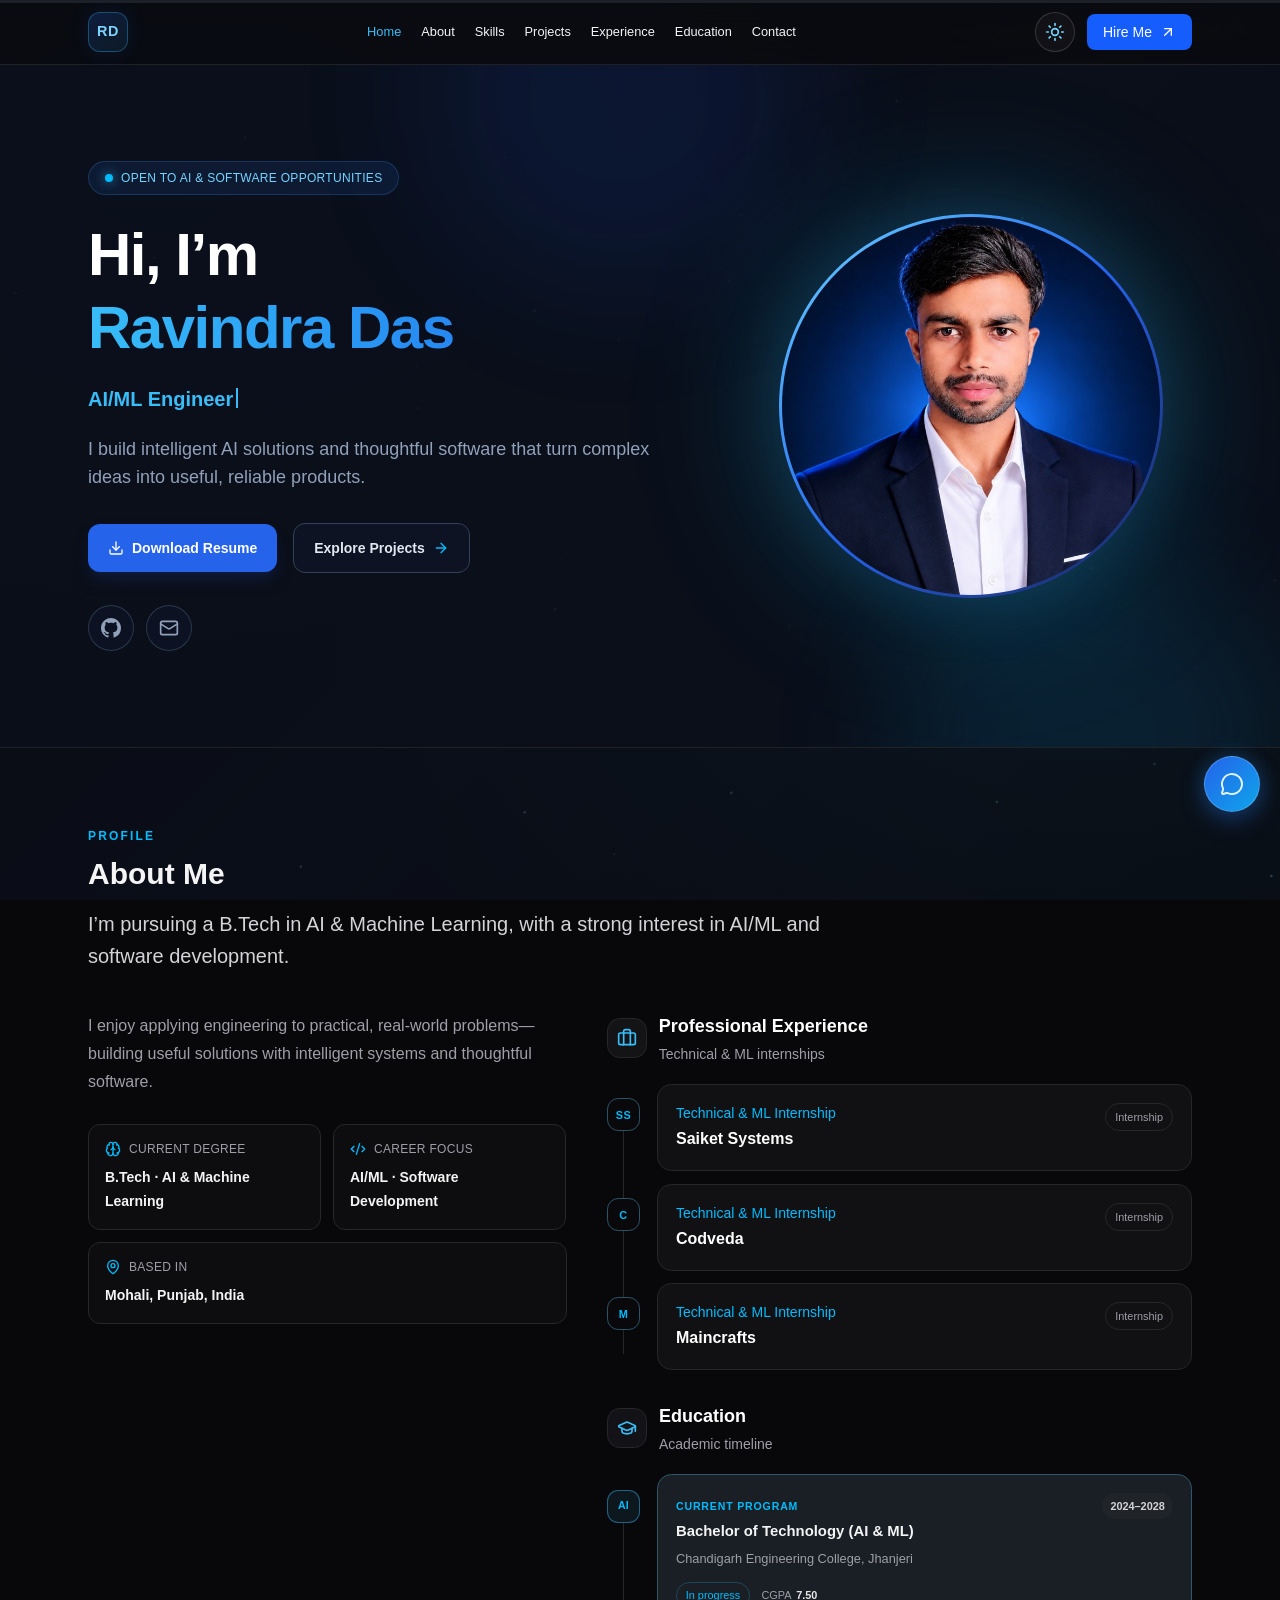
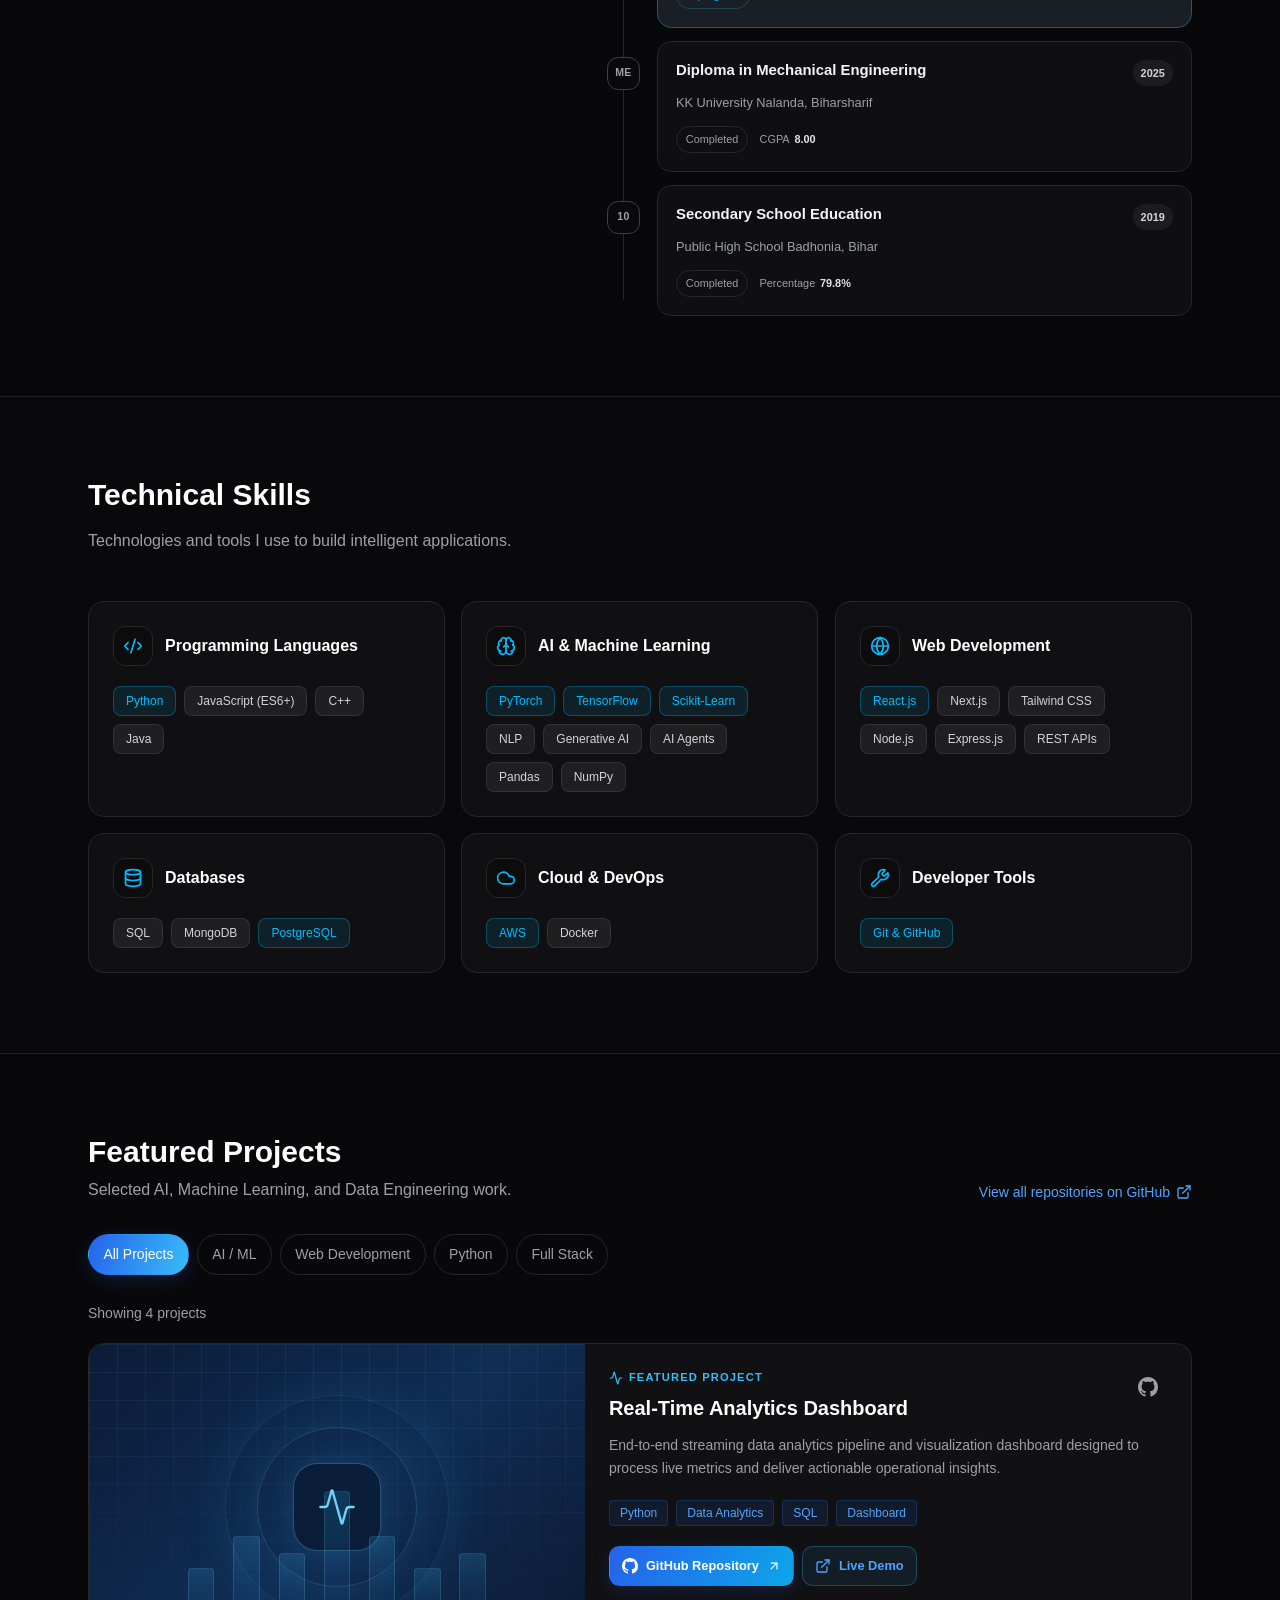
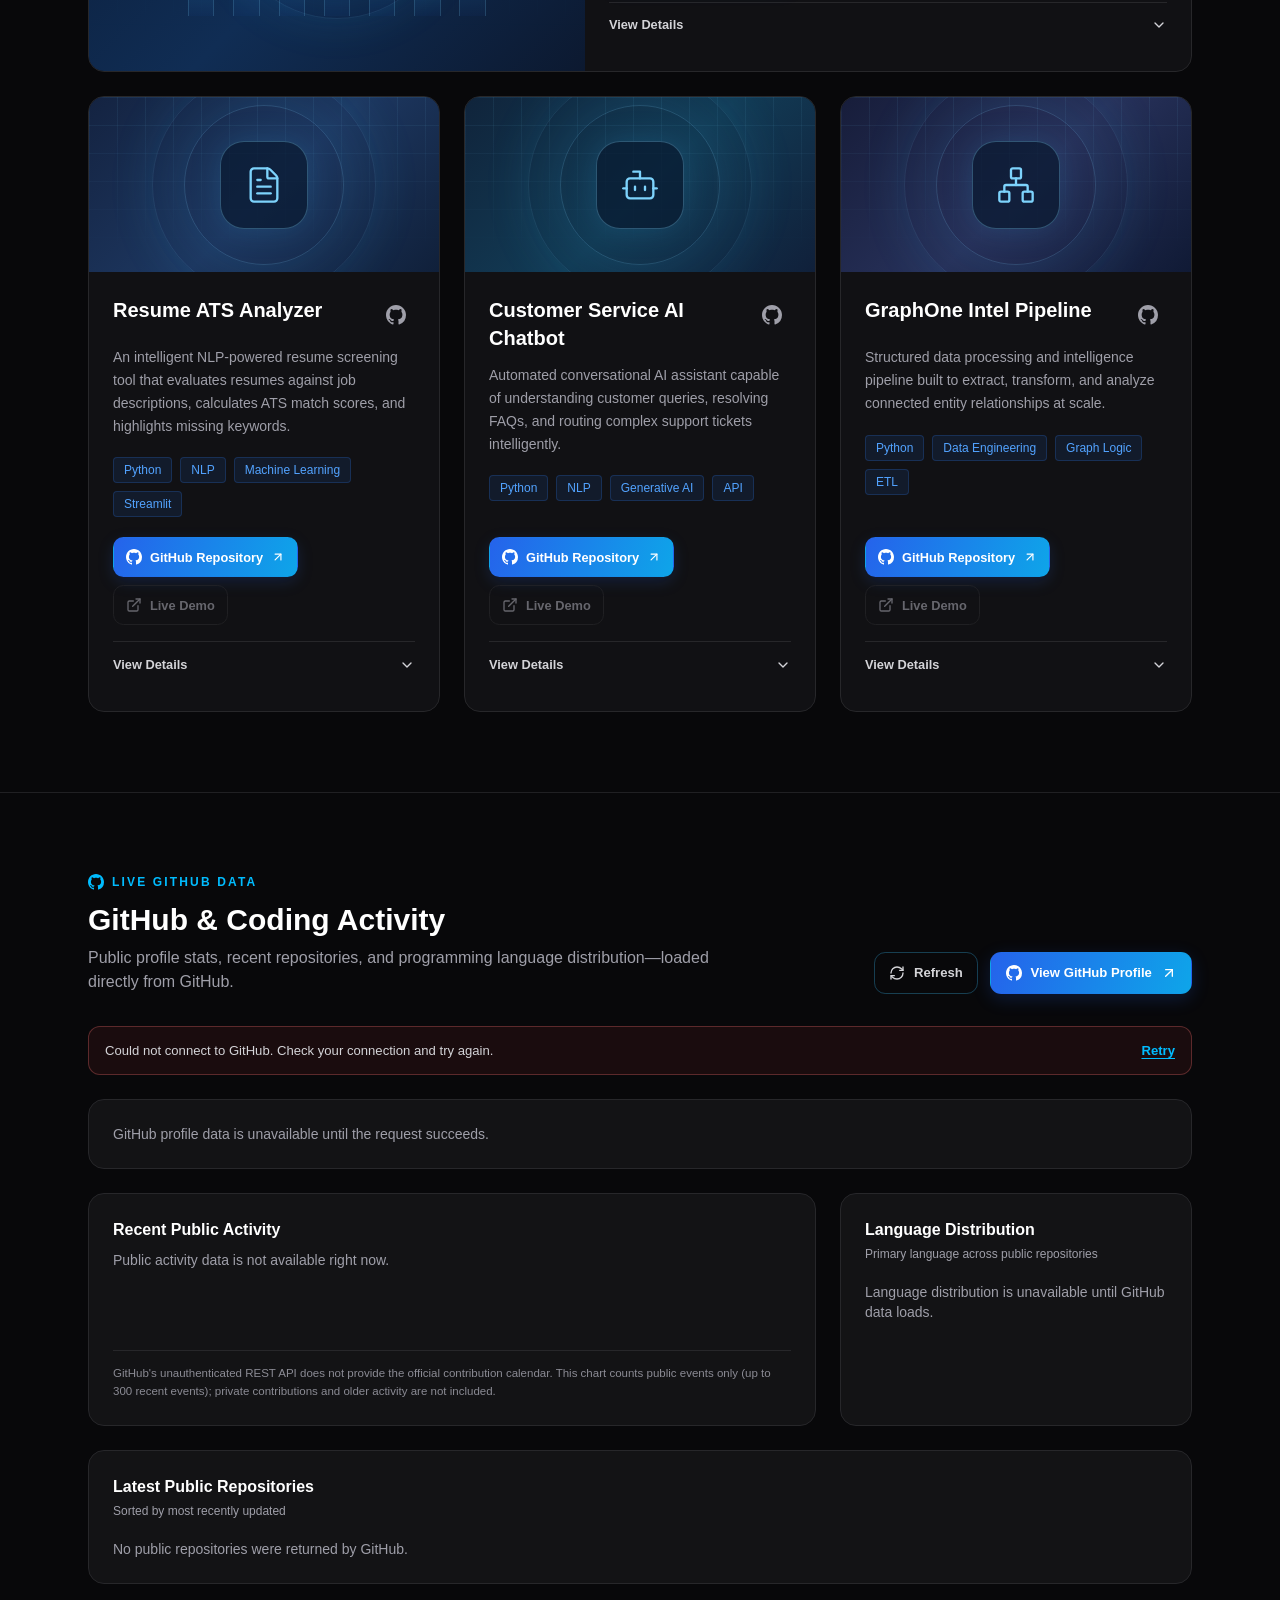
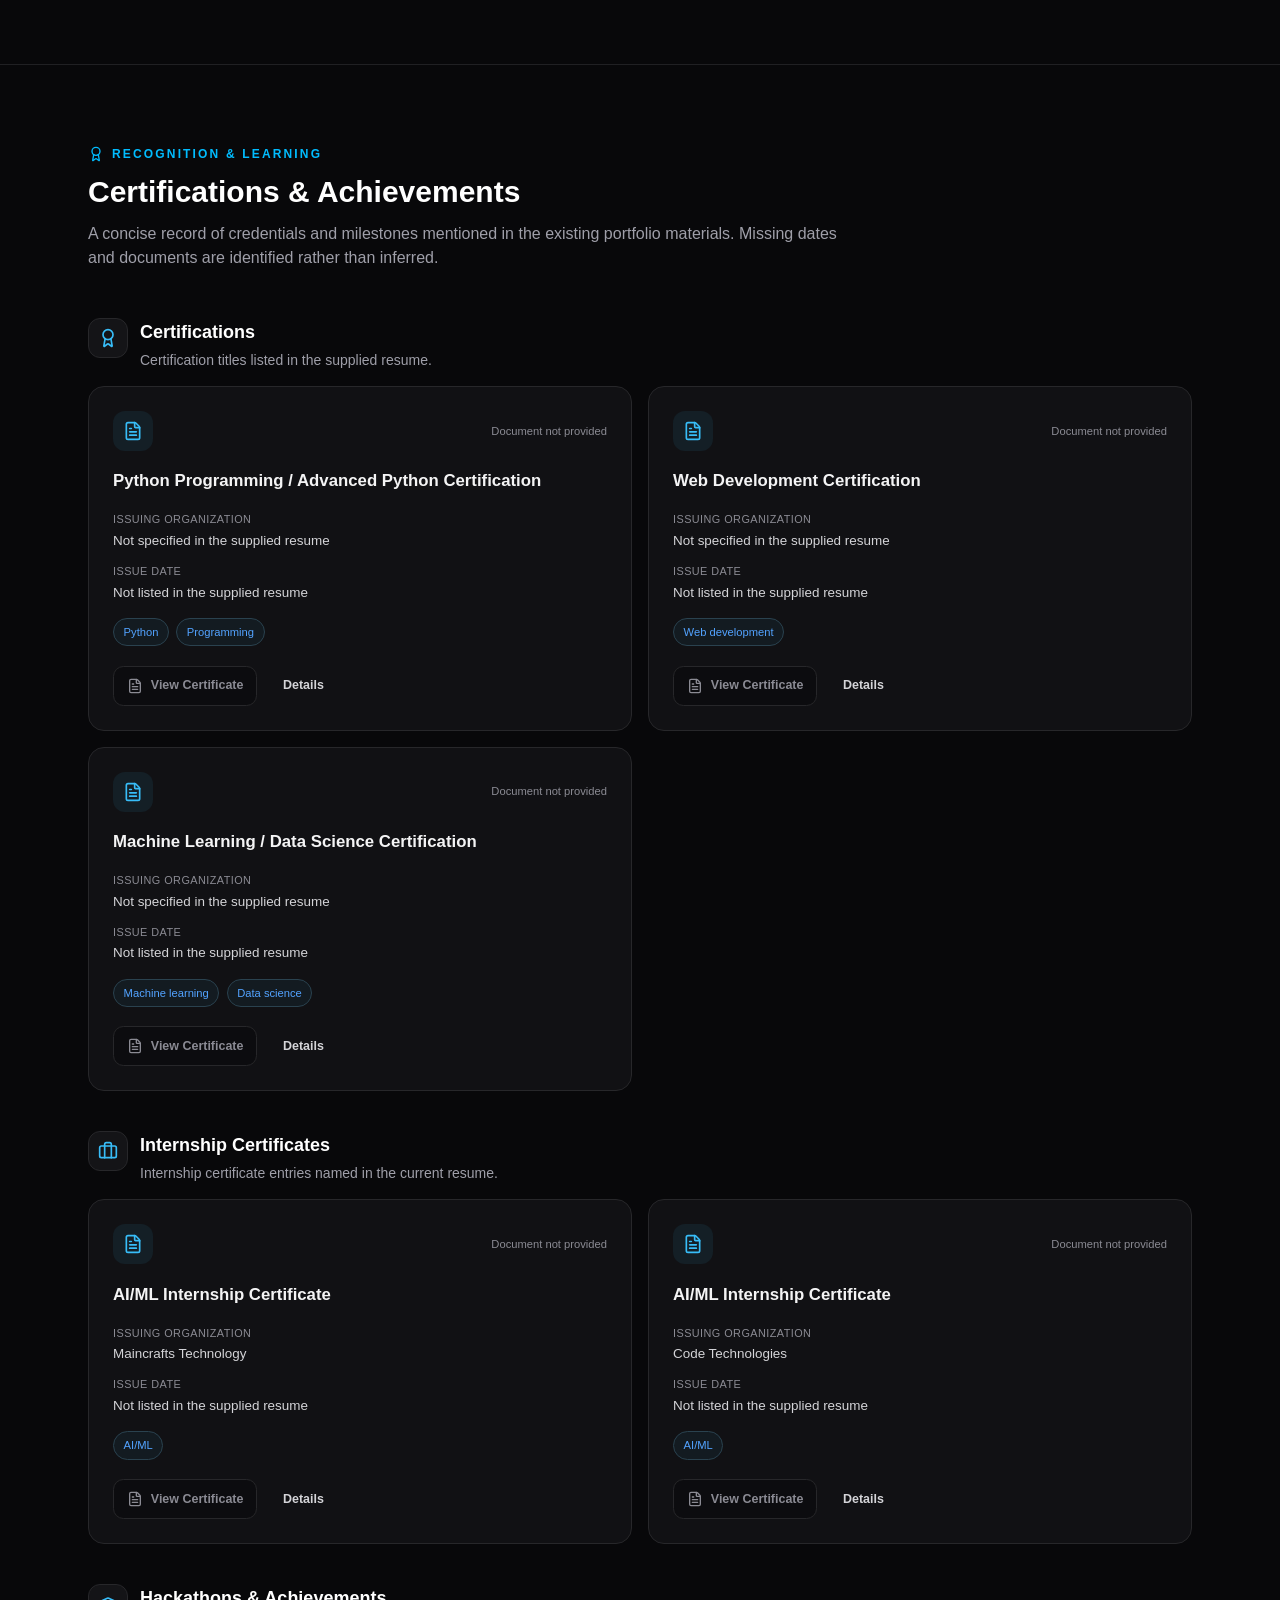
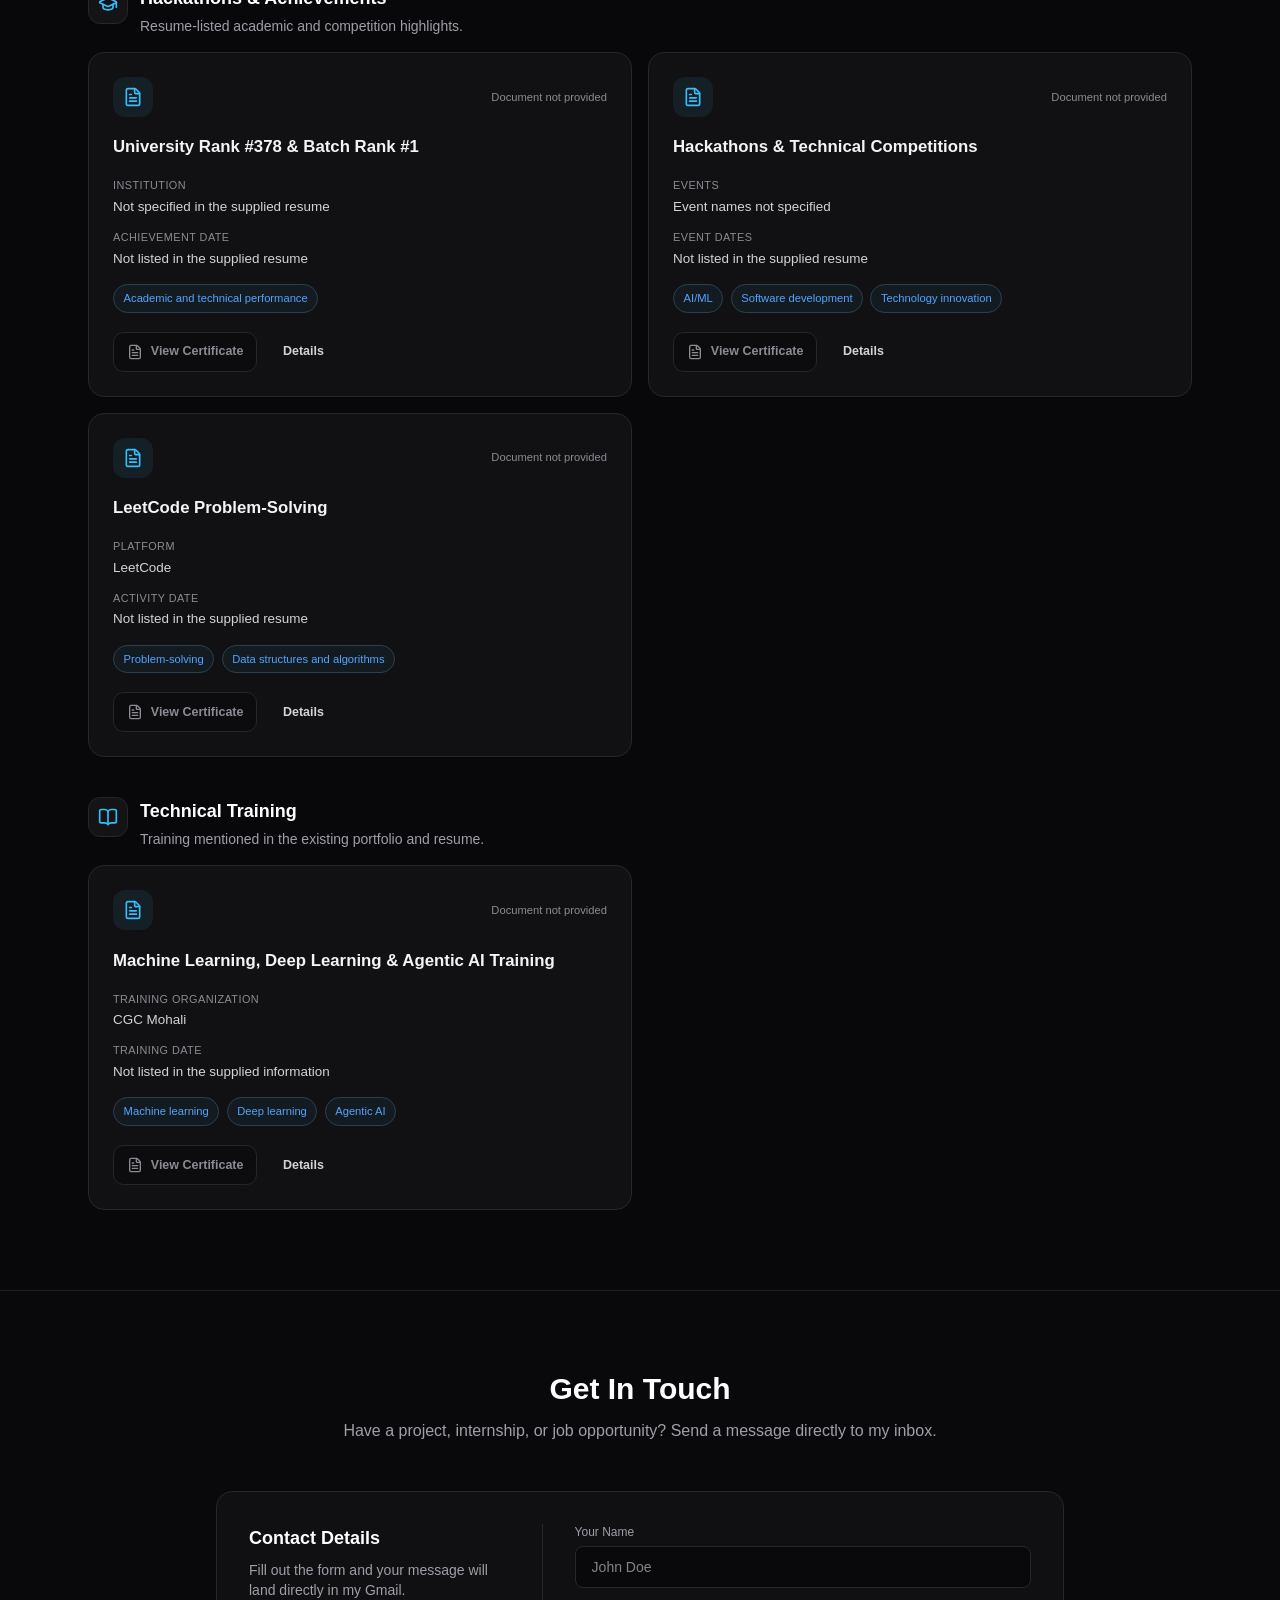
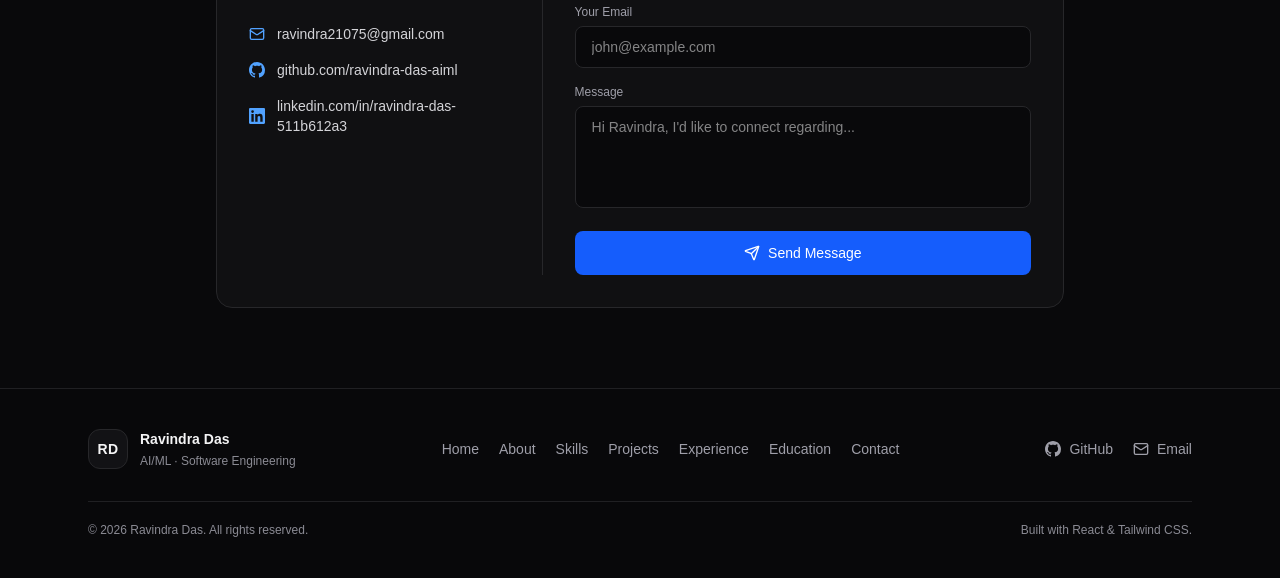
<file: index.html>
<!doctype html>
<html lang="en" data-theme="dark">
  <head>
    <meta charset="UTF-8" />
    <link rel="icon" type="image/svg+xml" href="/rd-favicon.svg" />
    <link
      rel="preload"
      as="image"
      href="/ravindra-profile.jpg"
      type="image/jpeg"
      fetchpriority="high"
    />
    <meta name="viewport" content="width=device-width, initial-scale=1.0" />
    <meta
      name="description"
      content="Ravindra Das is a B.Tech AI & Machine Learning student interested in AI/ML, software development, and practical real-world solutions."
    />
    <meta name="author" content="Ravindra Das" />
    <meta property="og:type" content="website" />
    <meta property="og:site_name" content="Ravindra Das" />
    <meta property="og:title" content="Ravindra Das | AI/ML & Software Portfolio" />
    <meta
      property="og:description"
      content="Explore Ravindra Das's interests in AI/ML, software development, and practical real-world solutions."
    />
    <script>
      document.documentElement.classList.add('is-loading');
      try {
        const savedTheme = localStorage.getItem('portfolio-theme');
        if (savedTheme === 'light' || savedTheme === 'dark') {
          document.documentElement.dataset.theme = savedTheme;
        }
      } catch {
        document.documentElement.dataset.theme = 'dark';
      }
    </script>
    <style>html.is-loading,html.is-loading body{overflow:hidden}#site-preloader{z-index:20000;opacity:1;visibility:visible;background:#0b0f19;place-content:center;gap:20px;transition:opacity .38s,visibility .38s;display:grid;position:fixed;inset:0}#site-preloader.is-hidden{opacity:0;visibility:hidden;pointer-events:none}.preloader-emblem{border:1px solid #38bdf83d;border-radius:50%;place-items:center;width:104px;height:104px;display:grid;position:relative;box-shadow:0 0 36px #2563eb29}.preloader-emblem:before{border-radius:inherit;content:"";border:2px solid #38bdf8;border-color:#38bdf8 #38bdf847 #0000 #0000;animation:1.15s linear infinite preloader-ring-spin;position:absolute;inset:-4px}.preloader-initials{color:#e0f2fe;letter-spacing:.08em;text-shadow:0 0 18px #38bdf880;font:700 32px/1 system-ui,sans-serif}.preloader-progress{background:#94a3b833;border-radius:999px;width:96px;height:2px;overflow:hidden}.preloader-progress:after{border-radius:inherit;content:"";background:#38bdf8;width:36%;height:100%;animation:1.2s ease-in-out infinite preloader-progress-sweep;display:block;box-shadow:0 0 10px #38bdf88c}@keyframes preloader-ring-spin{to{transform:rotate(360deg)}}@keyframes preloader-progress-sweep{0%{transform:translate(-110%)}to{transform:translate(290%)}}@media (prefers-reduced-motion:reduce){#site-preloader,#site-preloader.is-hidden{transition:none}.preloader-emblem:before,.preloader-progress:after{animation:none}.preloader-progress:after{width:48%;transform:none}}</style>
    <title>Ravindra Das | AI/ML &amp; Software Portfolio</title>
    <script type="module" crossorigin src="/assets/index-Bv53lDb2.js"></script>
    <link rel="stylesheet" crossorigin href="/assets/index-B4L7etKH.css">
  </head>
  <body>
    <div id="site-preloader" role="status" aria-label="Loading portfolio">
      <div class="preloader-emblem" aria-hidden="true">
        <span class="preloader-initials">RD</span>
      </div>
      <div
        class="preloader-progress"
        role="progressbar"
        aria-label="Loading portfolio"
      ></div>
    </div>
    <div id="root"></div>
  </body>
</html>
</file>
